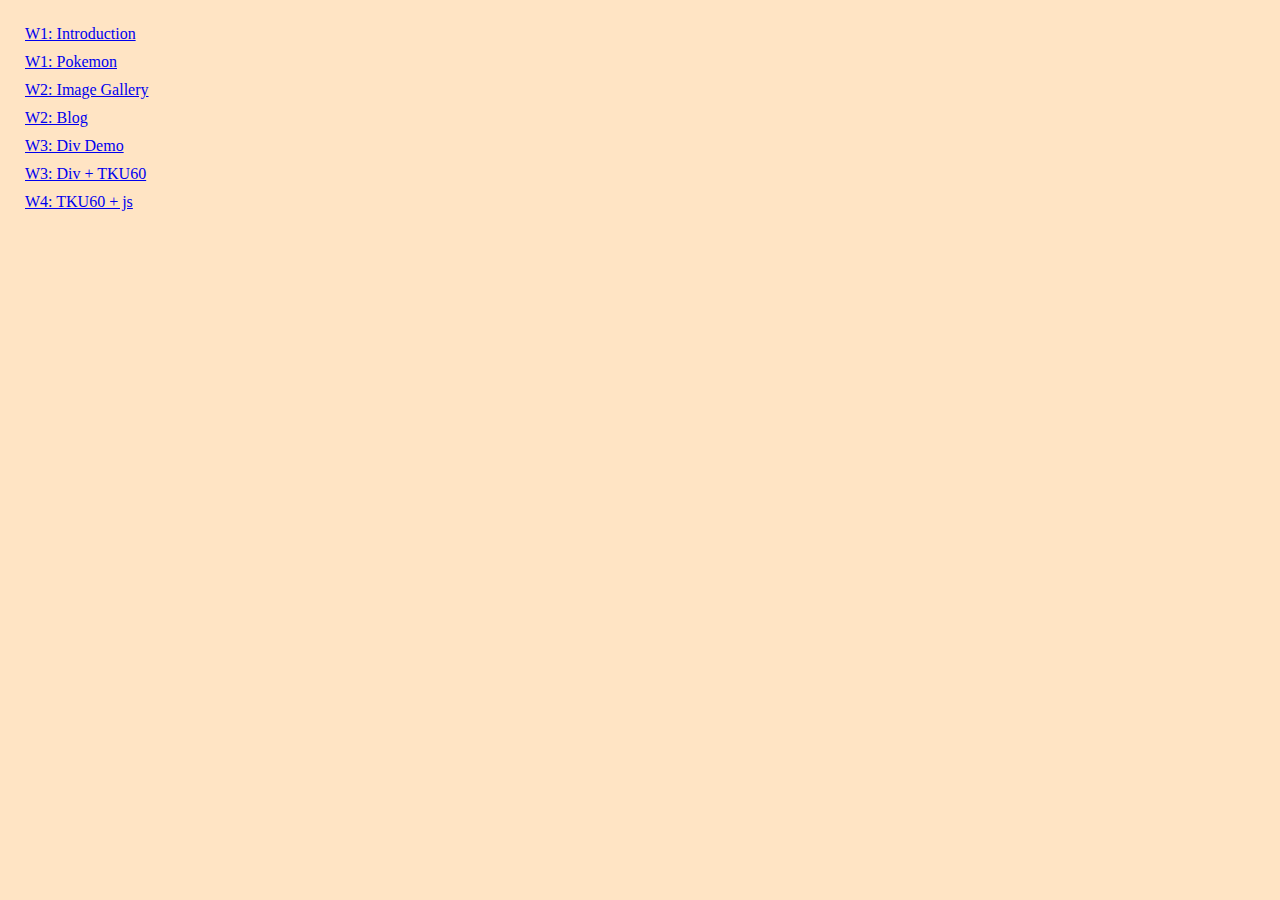
<file: index.html>
<!DOCTYPE html>
<html lang="en">
  <head>
    <meta charset="UTF-8" />
    <meta name="viewport" content="width=device-width, initial-scale=1.0" />
    <title>109-1 Class Demo</title>
    <link rel="stylesheet" href="./classdemo.css" />
  </head>
  <body>
    <div id="container">
      <ul>
        <li>
          <a href="./w01-intro-pokemon/index.html">W1: Introduction</a>
        </li>
        <li>
          <a href="./w01-intro-pokemon/pokemon.html">W1: Pokemon</a>
        </li>
        <li>
          <a href="./w02-imgGallery/imgGallery.html">W2: Image Gallery</a>
        </li>
        <li>
          <a href="./w02-blog/blog.html">W2: Blog</a>
        </li>
        <li>
          <a href="./w03-div/div.html">W3: Div Demo</a>
        </li>
        <li>
          <a href="./w03-div-tku60/div_tku60.html">W3: Div + TKU60</a>
        </li>
        <li>
          <a href="./w04-tku60-js/div_tku60.html">W4: TKU60 + js</a>
        </li>
      </ul>
    </div>
  </body>
</html>
</file>
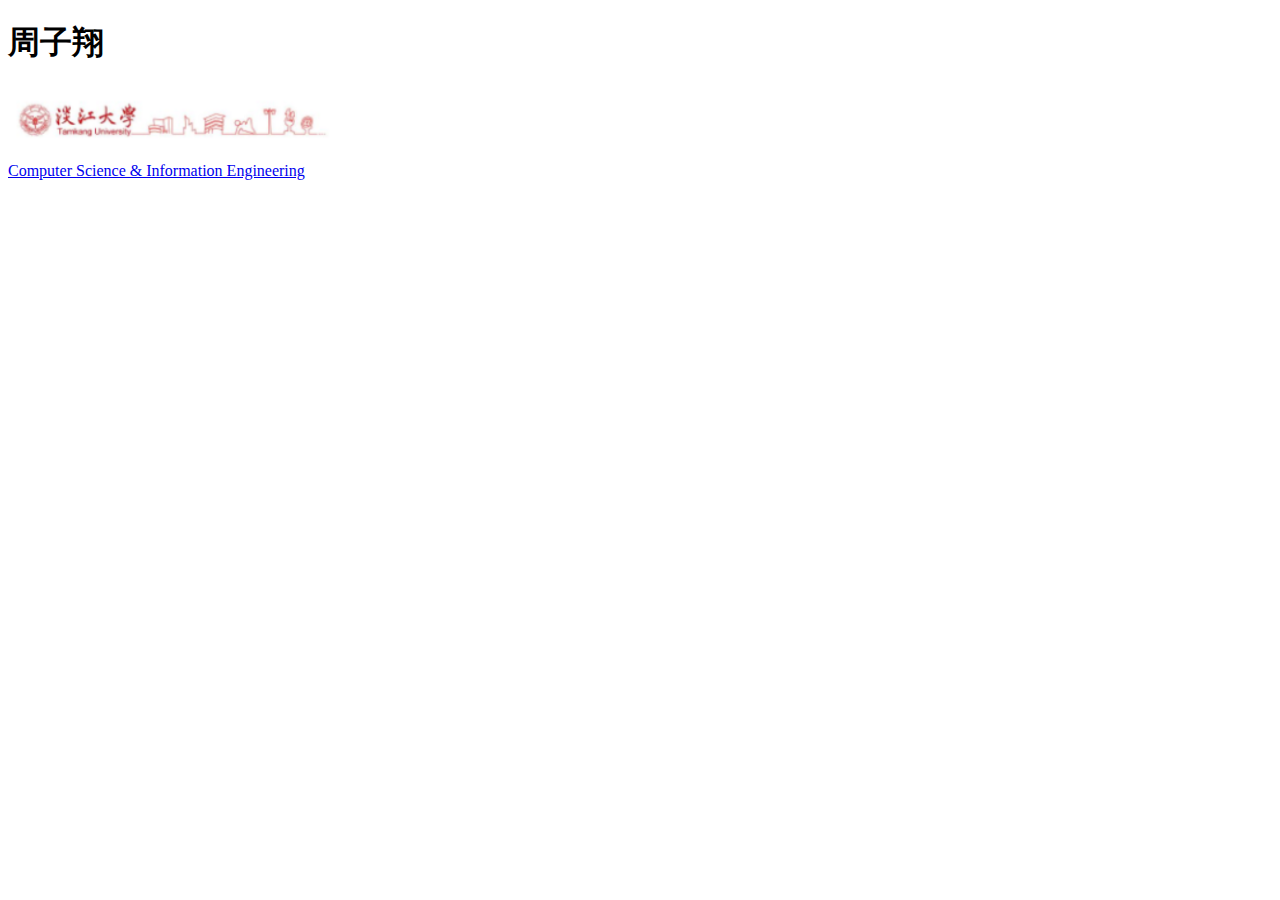
<file: w01-intro-pokemon/index.html>
<!DOCTYPE html>
<html lang="en">
  <head>
    <meta charset="UTF-8" />
    <meta name="viewport" content="width=device-width, initial-scale=1.0" />
    <title>Introduction</title>
  </head>
  <body>
    <div>
      <h1>周子翔</h1>
      <img src="./tku.PNG" width="350px" alt="" /><br />
      <a href="http://www.csie.tku.edu.tw/"
        >Computer Science & Information Engineering</a
      >
    </div>
  </body>
</html>
</file>
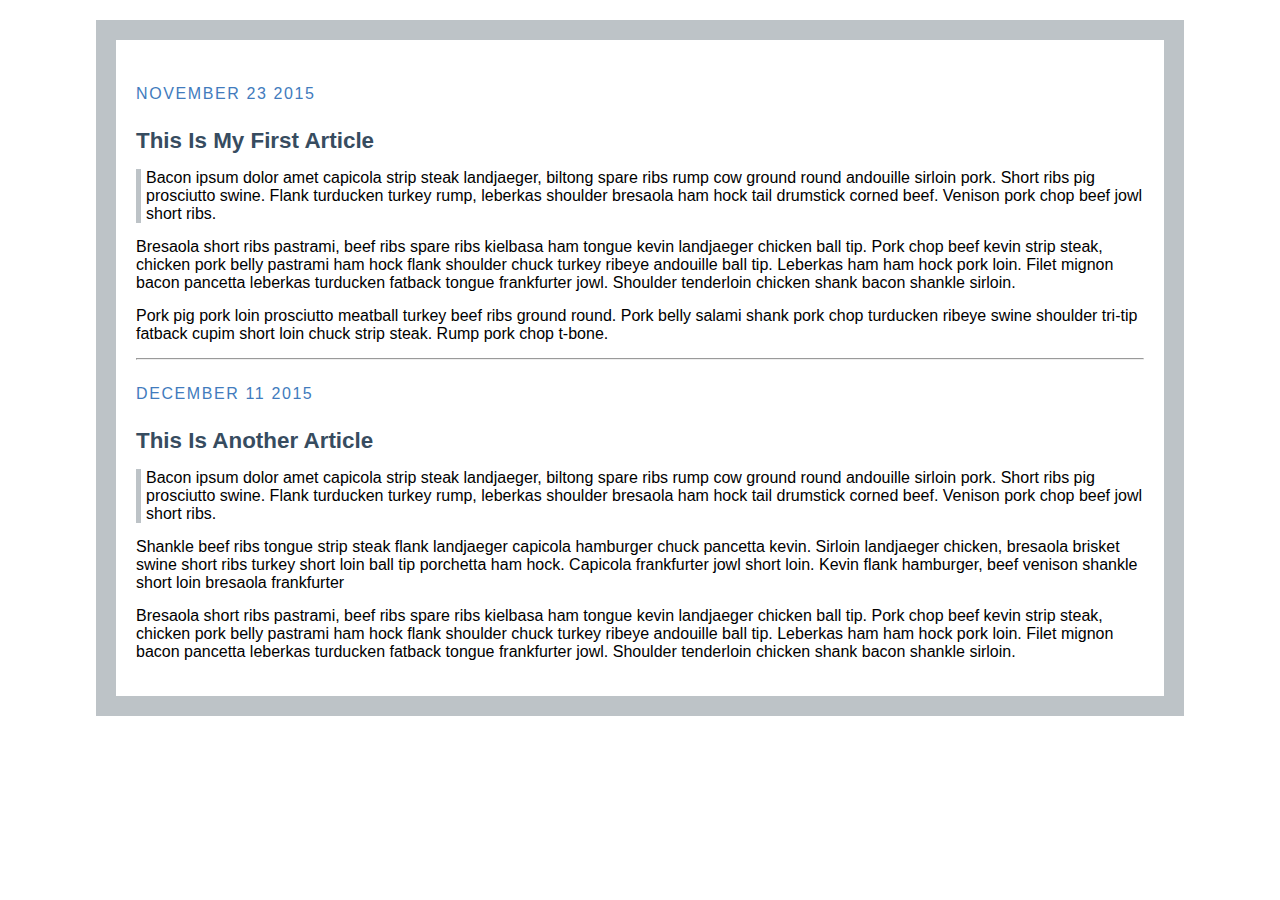
<file: w02-blog/blog.html>
<!DOCTYPE html>
<html>
  <head>
    <title>My Blog</title>
    <link rel="stylesheet" type="text/css" href="blog.css" />
  </head>
  <body>
    <link
      href="http://fonts.googleapis.com/css?family=Source+Sans+Pro:400,700,400italic|Source+Code+Pro:400,700"
      rel="stylesheet"
      type="text/css"
    />

    <div class="post">
      <div class="date">November 23 2015</div>
      <h2>This Is My First Article</h2>

      <p class="quote">
        Bacon ipsum dolor amet capicola strip steak landjaeger, biltong spare
        ribs rump cow ground round andouille sirloin pork. Short ribs pig
        prosciutto swine. Flank turducken turkey rump, leberkas shoulder
        bresaola ham hock tail drumstick corned beef. Venison pork chop beef
        jowl short ribs.
      </p>

      <p class="post-info">
        Bresaola short ribs pastrami, beef ribs spare ribs kielbasa ham tongue
        kevin landjaeger chicken ball tip. Pork chop beef kevin strip steak,
        chicken pork belly pastrami ham hock flank shoulder chuck turkey ribeye
        andouille ball tip. Leberkas ham ham hock pork loin. Filet mignon bacon
        pancetta leberkas turducken fatback tongue frankfurter jowl. Shoulder
        tenderloin chicken shank bacon shankle sirloin.
      </p>

      <p class="post-info">
        Pork pig pork loin prosciutto meatball turkey beef ribs ground round.
        Pork belly salami shank pork chop turducken ribeye swine shoulder
        tri-tip fatback cupim short loin chuck strip steak. Rump pork chop
        t-bone.
      </p>
    </div>

    <hr />

    <div class="post">
      <div class="date">December 11 2015</div>
      <h2>This Is Another Article</h2>

      <p class="quote">
        Bacon ipsum dolor amet capicola strip steak landjaeger, biltong spare
        ribs rump cow ground round andouille sirloin pork. Short ribs pig
        prosciutto swine. Flank turducken turkey rump, leberkas shoulder
        bresaola ham hock tail drumstick corned beef. Venison pork chop beef
        jowl short ribs.
      </p>

      <p class="post-info">
        Shankle beef ribs tongue strip steak flank landjaeger capicola hamburger
        chuck pancetta kevin. Sirloin landjaeger chicken, bresaola brisket swine
        short ribs turkey short loin ball tip porchetta ham hock. Capicola
        frankfurter jowl short loin. Kevin flank hamburger, beef venison shankle
        short loin bresaola frankfurter
      </p>

      <p class="post-info">
        Bresaola short ribs pastrami, beef ribs spare ribs kielbasa ham tongue
        kevin landjaeger chicken ball tip. Pork chop beef kevin strip steak,
        chicken pork belly pastrami ham hock flank shoulder chuck turkey ribeye
        andouille ball tip. Leberkas ham ham hock pork loin. Filet mignon bacon
        pancetta leberkas turducken fatback tongue frankfurter jowl. Shoulder
        tenderloin chicken shank bacon shankle sirloin.
      </p>
    </div>
  </body>
</html>
</file>
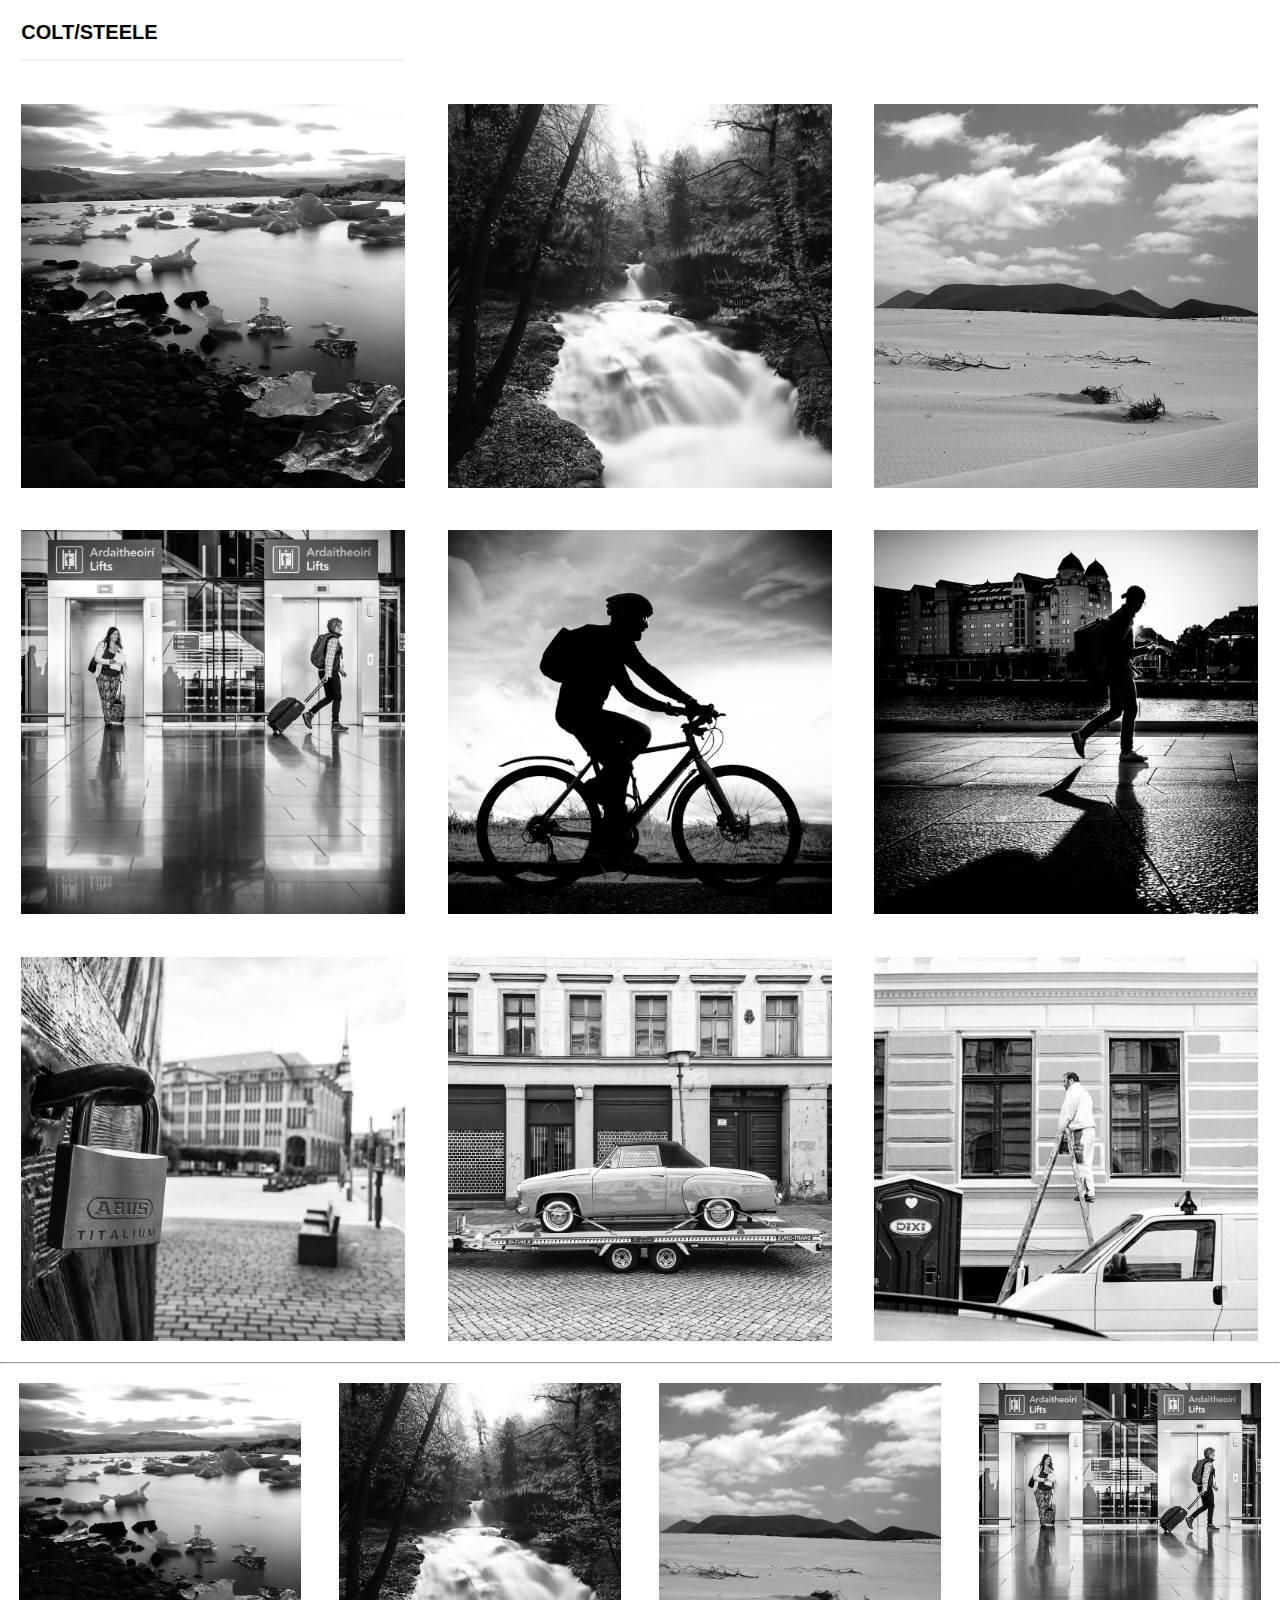
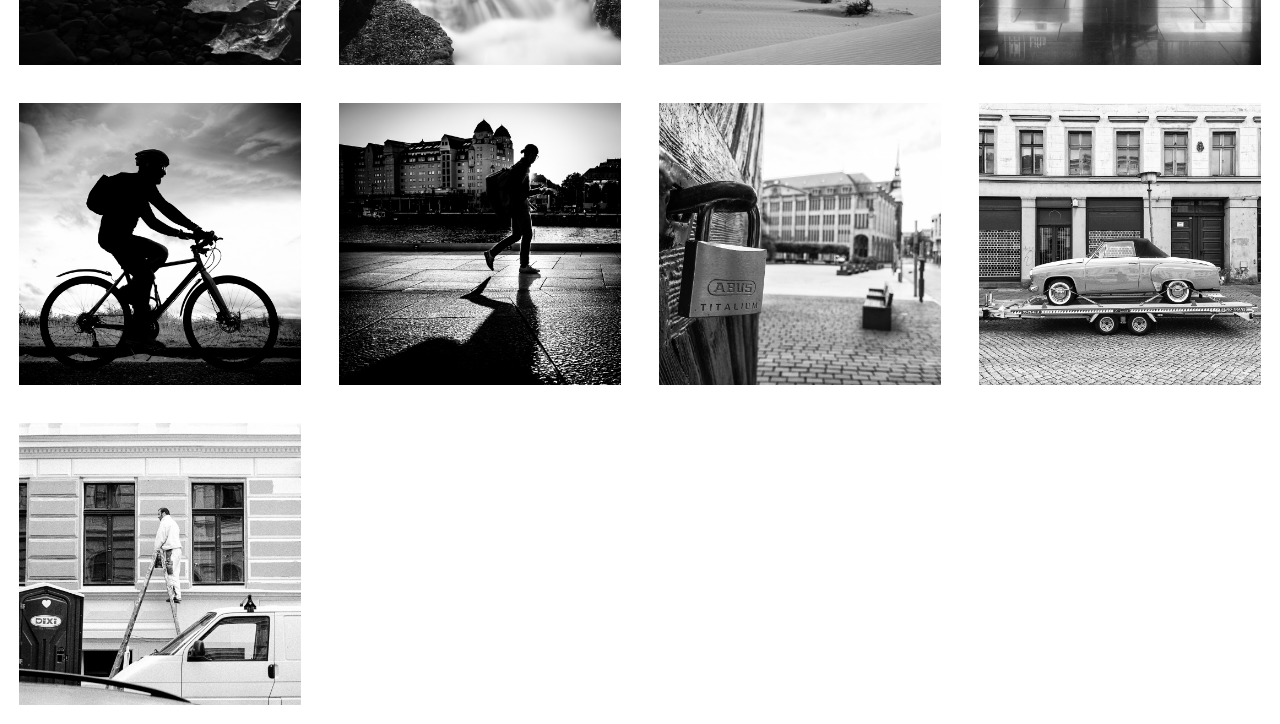
<file: w02-imgGallery/imgGallery.html>
<!DOCTYPE html>
<html lang="en">
  <head>
    <meta charset="UTF-8" />
    <meta name="viewport" content="width=device-width, initial-scale=1.0" />
    <title>Image Gallery</title>
    <link rel="stylesheet" href="./imgGallery.css" />
  </head>
  <body>
    <p>Colt/Steele</p>
    <div id="line3">
      <img src="./img/img1.jpg" alt="" />
      <img src="./img/img2.jpg" alt="" />
      <img src="./img/img3.jpg" alt="" />
      <img src="./img/img4.jpg" alt="" />
      <img src="./img/img5.jpg" alt="" />
      <img src="./img/img6.jpg" alt="" />
      <img src="./img/img7.jpg" alt="" />
      <img src="./img/img8.jpg" alt="" />
      <img src="./img/img9.jpg" alt="" />
    </div>
    <hr />
    <div id="line4">
      <img src="./img/img1.jpg" alt="" />
      <img src="./img/img2.jpg" alt="" />
      <img src="./img/img3.jpg" alt="" />
      <img src="./img/img4.jpg" alt="" />
      <img src="./img/img5.jpg" alt="" />
      <img src="./img/img6.jpg" alt="" />
      <img src="./img/img7.jpg" alt="" />
      <img src="./img/img8.jpg" alt="" />
      <img src="./img/img9.jpg" alt="" />
    </div>
  </body>
</html>
</file>
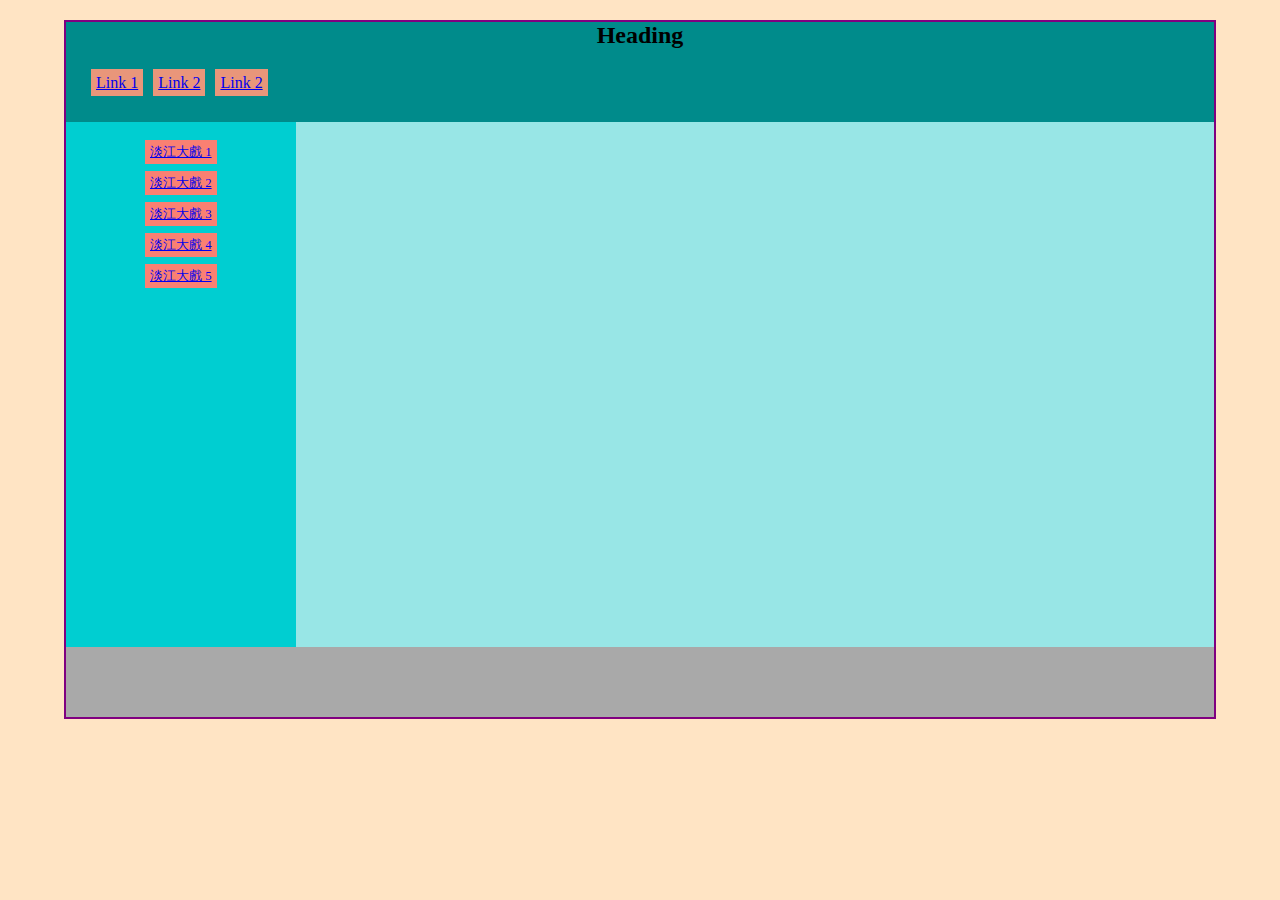
<file: w03-div-tku60/div_tku60.html>
<!DOCTYPE html>
<html lang="en">
  <head>
    <meta charset="UTF-8" />
    <meta name="viewport" content="width=device-width, initial-scale=1.0" />
    <title>Div Demo</title>
    <link rel="stylesheet" href="./div_tku60.css" />
  </head>
  <body>
    <div id="container">
      <div id="heading">
        <h2>Heading</h2>
        <ul>
          <li>
            <a href="#">Link 1</a>
          </li>
          <li>
            <a href="#">Link 2</a>
          </li>
          <li>
            <a href="#">Link 2</a>
          </li>
        </ul>
      </div>
      <div id="main">
        <aside>
          <ul>
            <li>
              <a href="#">淡江大戲 1</a>
            </li>
            <li>
              <a href="#">淡江大戲 2</a>
            </li>
            <li>
              <a href="#">淡江大戲 3</a>
            </li>
            <li>
              <a href="#">淡江大戲 4</a>
            </li>
            <li>
              <a href="#">淡江大戲 5</a>
            </li>
          </ul>
        </aside>
        <div id="section">
          <div class="video-responsive">
            <div id="player">
              <iframe
                width="560"
                height="315"
                src="https://www.youtube.com/embed/RechrtUxfQc"
                frameborder="0"
                allow="accelerometer; autoplay; clipboard-write; encrypted-media; gyroscope; picture-in-picture"
                allowfullscreen
              ></iframe>
            </div>
          </div>
        </div>
      </div>
      <div id="footer"></div>
    </div>
  </body>
</html>
</file>
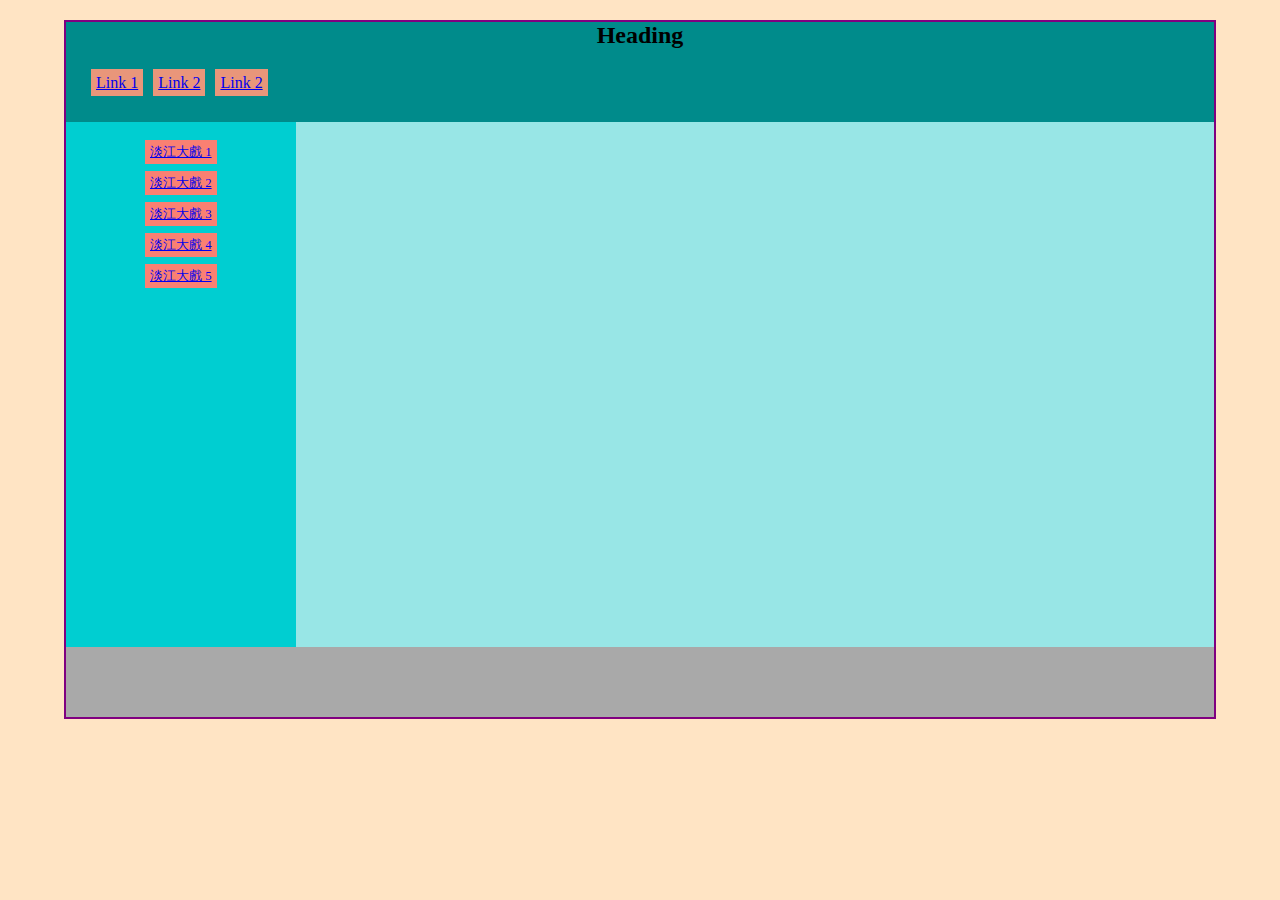
<file: w04-tku60-js/div_tku60.html>
<!DOCTYPE html>
<html lang="en">
  <head>
    <meta charset="UTF-8" />
    <meta name="viewport" content="width=device-width, initial-scale=1.0" />
    <title>Div Demo</title>
    <link rel="stylesheet" href="./div_tku60.css" />
  </head>
  <body>
    <div id="container">
      <div id="heading">
        <h2>Heading</h2>
        <ul>
          <li>
            <a href="#">Link 1</a>
          </li>
          <li>
            <a href="#">Link 2</a>
          </li>
          <li>
            <a href="#">Link 2</a>
          </li>
        </ul>
      </div>
      <div id="main">
        <aside>
          <ul>
            <li onclick="changeVideo(1)">
              <a href="#">淡江大戲 1</a>
            </li>
            <li onclick="changeVideo(2)">
              <a href="#">淡江大戲 2</a>
            </li>
            <li onclick="changeVideo(3)">
              <a href="#">淡江大戲 3</a>
            </li>
            <li onclick="changeVideo(4)">
              <a href="#">淡江大戲 4</a>
            </li>
            <li onclick="changeVideo(5)">
              <a href="#">淡江大戲 5</a>
            </li>
          </ul>
        </aside>
        <div id="section">
          <div class="video-responsive">
            <div id="player">
              <iframe
                width="560"
                height="315"
                src="https://www.youtube.com/embed/RechrtUxfQc"
                frameborder="0"
                allow="accelerometer; autoplay; clipboard-write; encrypted-media; gyroscope; picture-in-picture"
                allowfullscreen
              ></iframe>
            </div>
          </div>
        </div>
      </div>
      <div id="footer"></div>
    </div>
    <script src="./div_tku60.js"></script>
  </body>
</html>
</file>
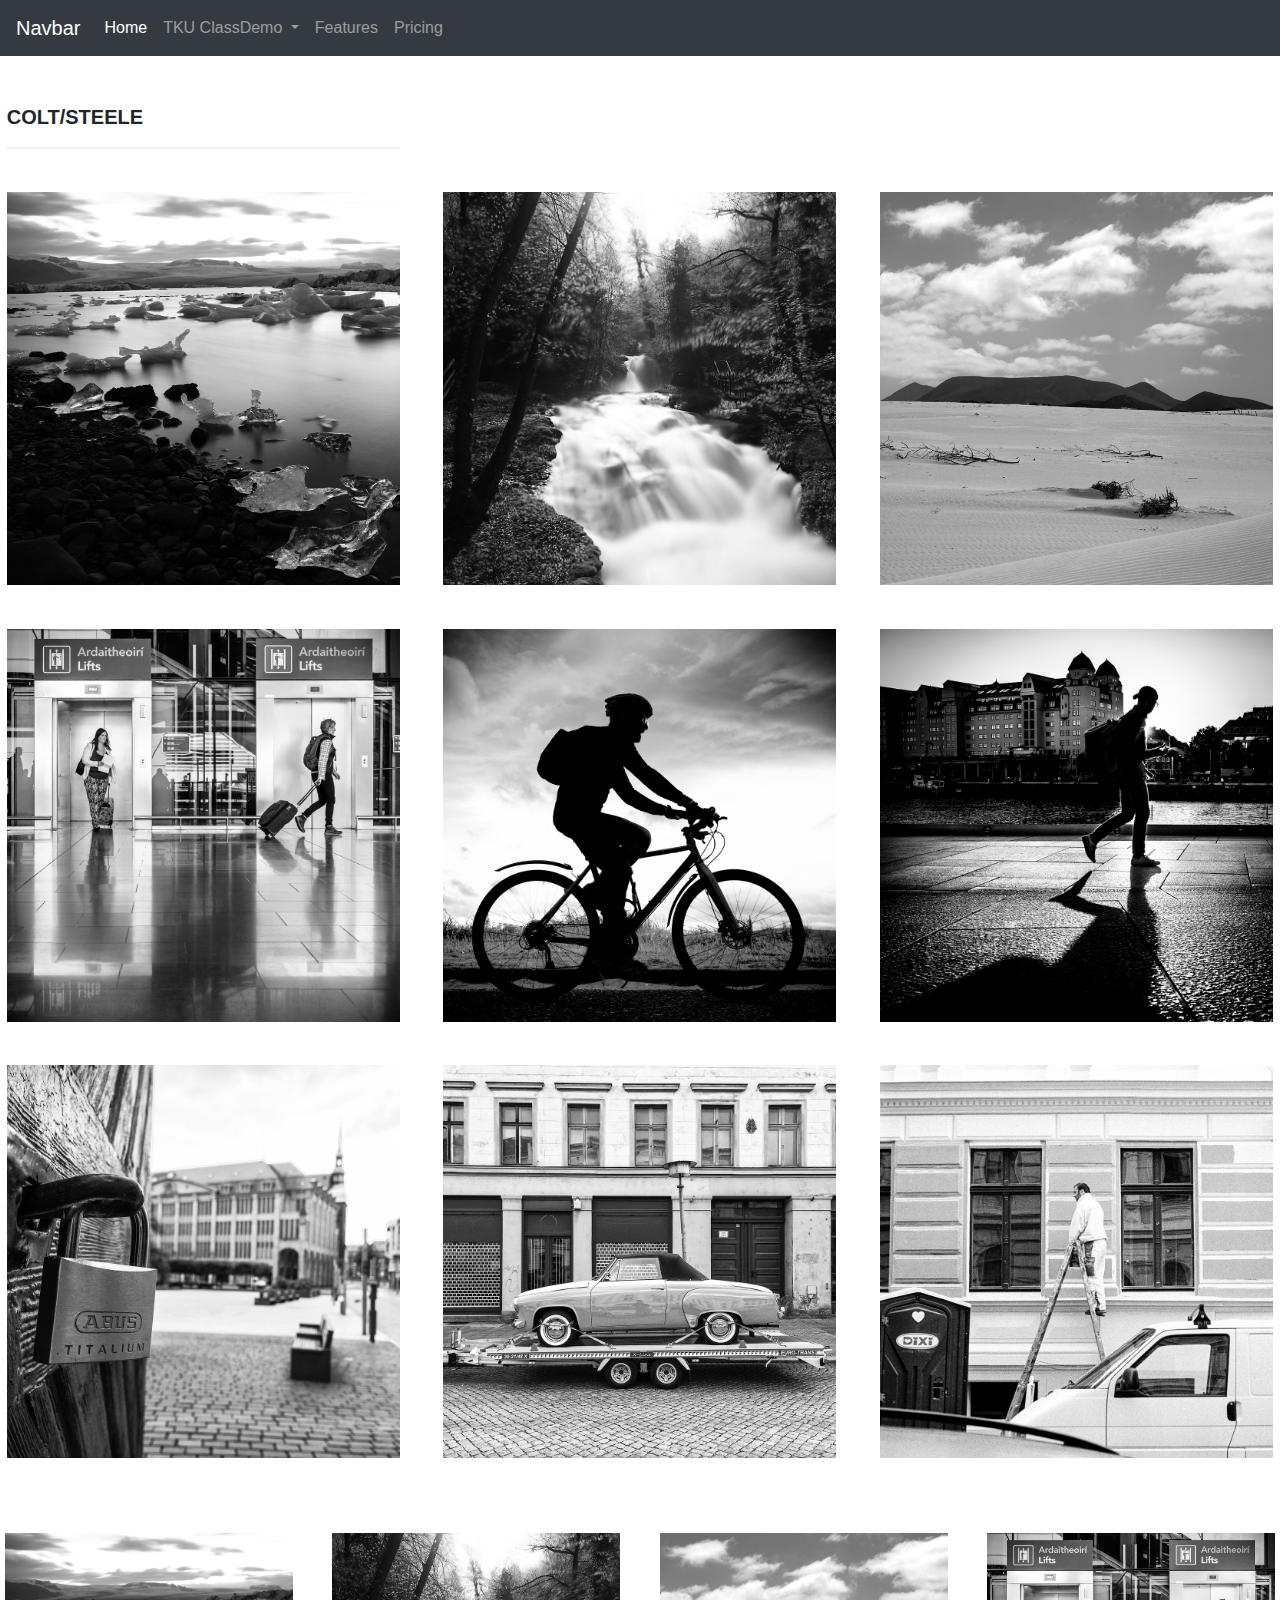
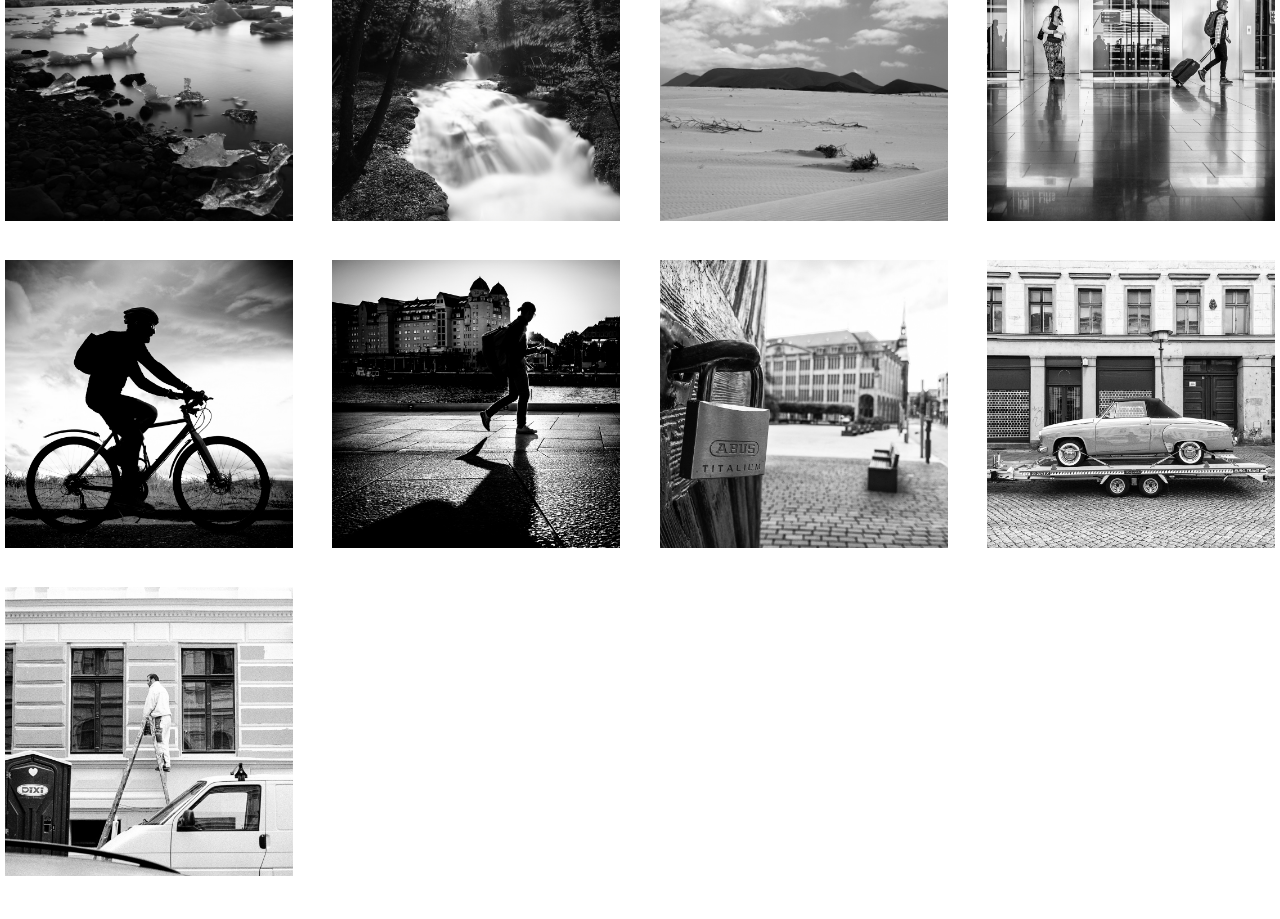
<file: w05-bootstrap/w02-imgGallery/imgGallery.html>
<!DOCTYPE html>
<html lang="en">
  <head>
    <meta charset="UTF-8" />
    <meta name="viewport" content="width=device-width, initial-scale=1.0" />
    <link
      rel="stylesheet"
      href="https://stackpath.bootstrapcdn.com/bootstrap/4.5.2/css/bootstrap.min.css"
      integrity="sha384-JcKb8q3iqJ61gNV9KGb8thSsNjpSL0n8PARn9HuZOnIxN0hoP+VmmDGMN5t9UJ0Z"
      crossorigin="anonymous"
    />
    <title>Image Gallery</title>
    <link rel="stylesheet" href="./imgGallery.css" />
  </head>
  <body>
    <nav class="navbar navbar-expand-lg navbar-dark bg-dark">
      <a class="navbar-brand" href="../Nav.html">Navbar</a>
      <button
        class="navbar-toggler"
        type="button"
        data-toggle="collapse"
        data-target="#navbarNavDropdown"
        aria-controls="navbarNavDropdown"
        aria-expanded="false"
        aria-label="Toggle navigation"
      >
        <span class="navbar-toggler-icon"></span>
      </button>
      <div class="collapse navbar-collapse" id="navbarNavDropdown">
        <ul class="navbar-nav">
          <li class="nav-item active">
            <a class="nav-link" href="../Nav.html"
              >Home <span class="sr-only">(current)</span></a
            >
          </li>
          <li class="nav-item dropdown">
            <a
              class="nav-link dropdown-toggle"
              href="#"
              id="navbarDropdownMenuLink"
              role="button"
              data-toggle="dropdown"
              aria-haspopup="true"
              aria-expanded="false"
            >
              TKU ClassDemo
            </a>
            <div class="dropdown-menu" aria-labelledby="navbarDropdownMenuLink">
              <a class="dropdown-item" href="../w01-intro-pokemon/intro_bs.html"
                >Intro</a
              >
              <a
                class="dropdown-item"
                href="../w01-intro-pokemon/pokemon_bs.html"
                >Pokemon</a
              >
              <a class="dropdown-item" href="./imgGallery.html"
                >Image Gallery</a
              >
              <a class="dropdown-item" href="../w04-tku60-js/div_tku60.html"
                >Div + TKU60</a
              >
            </div>
          </li>
          <li class="nav-item">
            <a class="nav-link" href="#">Features</a>
          </li>
          <li class="nav-item">
            <a class="nav-link" href="#">Pricing</a>
          </li>
        </ul>
      </div>
    </nav>

    <class class="container">
      <div class="row">
        <p>Colt/Steele</p>
      </div>
      <div class="row">
        <div id="line3">
          <img src="./img/img1.jpg" alt="" />
          <img src="./img/img2.jpg" alt="" />
          <img src="./img/img3.jpg" alt="" />
          <img src="./img/img4.jpg" alt="" />
          <img src="./img/img5.jpg" alt="" />
          <img src="./img/img6.jpg" alt="" />
          <img src="./img/img7.jpg" alt="" />
          <img src="./img/img8.jpg" alt="" />
          <img src="./img/img9.jpg" alt="" />
        </div>
      </div>
      <div class="row">
        <hr />
        <div id="line4">
          <img src="./img/img1.jpg" alt="" />
          <img src="./img/img2.jpg" alt="" />
          <img src="./img/img3.jpg" alt="" />
          <img src="./img/img4.jpg" alt="" />
          <img src="./img/img5.jpg" alt="" />
          <img src="./img/img6.jpg" alt="" />
          <img src="./img/img7.jpg" alt="" />
          <img src="./img/img8.jpg" alt="" />
          <img src="./img/img9.jpg" alt="" />
        </div>
      </div>
    </class>

    <script
      src="https://code.jquery.com/jquery-3.5.1.slim.min.js"
      integrity="sha384-DfXdz2htPH0lsSSs5nCTpuj/zy4C+OGpamoFVy38MVBnE+IbbVYUew+OrCXaRkfj"
      crossorigin="anonymous"
    ></script>
    <script
      src="https://cdn.jsdelivr.net/npm/popper.js@1.16.1/dist/umd/popper.min.js"
      integrity="sha384-9/reFTGAW83EW2RDu2S0VKaIzap3H66lZH81PoYlFhbGU+6BZp6G7niu735Sk7lN"
      crossorigin="anonymous"
    ></script>
    <script
      src="https://stackpath.bootstrapcdn.com/bootstrap/4.5.2/js/bootstrap.min.js"
      integrity="sha384-B4gt1jrGC7Jh4AgTPSdUtOBvfO8shuf57BaghqFfPlYxofvL8/KUEfYiJOMMV+rV"
      crossorigin="anonymous"
    ></script>
  </body>
</html>
</file>
<file: classdemo.css>
* {
  padding: 0;
  margin: 0;
  box-sizing: border-box;
}

body {
  background-color: bisque;
  font-size: 16px;
}

#container ul {
  margin-top: 25px;
  padding-left: 20px;
}

#container li {
  list-style-type: none;
  padding: 0px 5px 10px 5px;
  font-size: 0.9 rem;
}
</file>
<file: w02-blog/blog.css>
* {
  padding: 0;
  margin: 0;
  box-sizing: border-box;
}

body {
  margin: 20px auto;
  padding: 20px;
  border: 20px solid #bdc3c7;
  width: 85%;
  font-family: Arial, Helvetica, sans-serif;
  font-size: 16px;
}

.date {
  text-transform: uppercase;
  letter-spacing: 0.1rem;
  color: #417bbd;
  padding: 25px 0;
}

h2 {
  font-size: 1.4rem;
  font-weight: bold;
  color: #374c60;
  padding-bottom: 15px;
}

.quote {
  border-left: 5px solid #bdc3c7;
  padding-left: 5px;
}

.post-info {
  margin-top: 15px;
}

.post {
  margin-bottom: 15px;
}
</file>
<file: w02-imgGallery/imgGallery.css>
* {
  padding: 0;
  margin: 0;
  box-sizing: border-box;
}

#line3,
#line4 {
  display: flex;
  flex-wrap: wrap;
}

#line3 img {
  width: 30%;
  margin: 1.66%;
}

#line4 img {
  width: 22%;
  margin: 1.5%;
}

p {
  text-transform: uppercase;
  font-family: Arial, Helvetica, sans-serif;
  font-size: 20px;
  font-weight: 600;
  border-bottom: 2px solid #f1f1f1;
  padding-bottom: 15px;
  width: 30%;
  margin: 1.66%;
}
</file>
<file: w03-div-tku60/div_tku60.css>
* {
  padding: 0;
  margin: 0;
  box-sizing: border-box;
}

body {
  background-color: bisque;
  font-size: 16px;
}

#container {
  width: 90%;
  border: 2px solid purple;
  margin: 20px auto;
}

#heading {
  width: 100%;
  height: 100px;
  background-color: darkcyan;
  text-align: center;
}

#heading ul {
  display: flex;
  margin-top: 25px;
  padding-left: 20px;
}

#heading li {
  list-style-type: none;
  padding: 0px 5px 10px 5px;
  font-size: 0.9 rem;
}

#heading ul a {
  background-color: darksalmon;
  padding: 5px;
}

#heading ul a:hover {
  background-color: crimson;
}

#main {
  display: flex;
  background-color: darkturquoise;
}

#main ul {
  display: flex;
  flex-direction: column;
  margin-top: 15px;
}

#main li {
  list-style-type: none;
  text-align: center;
  margin: 7px;
  font-size: 0.8rem;
}

#main ul a {
  background-color: salmon;
  padding: 5px;
}

#main ul a:hover {
  background-color: crimson;
}

aside {
  width: 20%;
  height: 100%;
  background-color: darkturquoise;
}

#section {
  width: 80%;
  height: 100%;
  background-color: rgb(152, 230, 230);
  padding: 10px;
}

#footer {
  width: 100%;
  height: 70px;
  background-color: darkgray;
}

.video-responsive {
  overflow: hidden;
  padding-bottom: 56.25%;
  position: relative;
  height: 0;
}

.video-responsive iframe {
  left: 0;
  top: 0;
  height: 100%;
  width: 100%;
  position: absolute;
}
</file>
<file: w04-tku60-js/div_tku60.css>
* {
  padding: 0;
  margin: 0;
  box-sizing: border-box;
}

body {
  background-color: bisque;
  font-size: 16px;
}

#container {
  width: 90%;
  border: 2px solid purple;
  margin: 20px auto;
}

#heading {
  width: 100%;
  height: 100px;
  background-color: darkcyan;
  text-align: center;
}

#heading ul {
  display: flex;
  margin-top: 25px;
  padding-left: 20px;
}

#heading li {
  list-style-type: none;
  padding: 0px 5px 10px 5px;
  font-size: 0.9 rem;
}

#heading ul a {
  background-color: darksalmon;
  padding: 5px;
}

#heading ul a:hover {
  background-color: crimson;
}

#main {
  display: flex;
  background-color: darkturquoise;
}

#main ul {
  display: flex;
  flex-direction: column;
  margin-top: 15px;
}

#main li {
  list-style-type: none;
  text-align: center;
  margin: 7px;
  font-size: 0.8rem;
}

#main ul a {
  background-color: salmon;
  padding: 5px;
}

#main ul a:hover {
  background-color: crimson;
}

aside {
  width: 20%;
  height: 100%;
  background-color: darkturquoise;
}

#section {
  width: 80%;
  height: 100%;
  background-color: rgb(152, 230, 230);
  padding: 10px;
}

#footer {
  width: 100%;
  height: 70px;
  background-color: darkgray;
}

.video-responsive {
  overflow: hidden;
  padding-bottom: 56.25%;
  position: relative;
  height: 0;
}

.video-responsive iframe {
  left: 0;
  top: 0;
  height: 100%;
  width: 100%;
  position: absolute;
}
</file>
<file: w05-bootstrap/w02-imgGallery/imgGallery.css>
* {
  padding: 0;
  margin: 0;
  box-sizing: border-box;
}

#line3,
#line4 {
  display: flex;
  flex-wrap: wrap;
}

#line3 img {
  width: 30%;
  margin: 1.66%;
}

#line4 img {
  width: 22%;
  margin: 1.5%;
}

p {
  text-transform: uppercase;
  font-family: Arial, Helvetica, sans-serif;
  font-size: 20px;
  font-weight: 600;
  border-bottom: 2px solid #f1f1f1;
  padding-bottom: 15px;
  width: 30%;
  margin: 1.66%;
}
</file>
